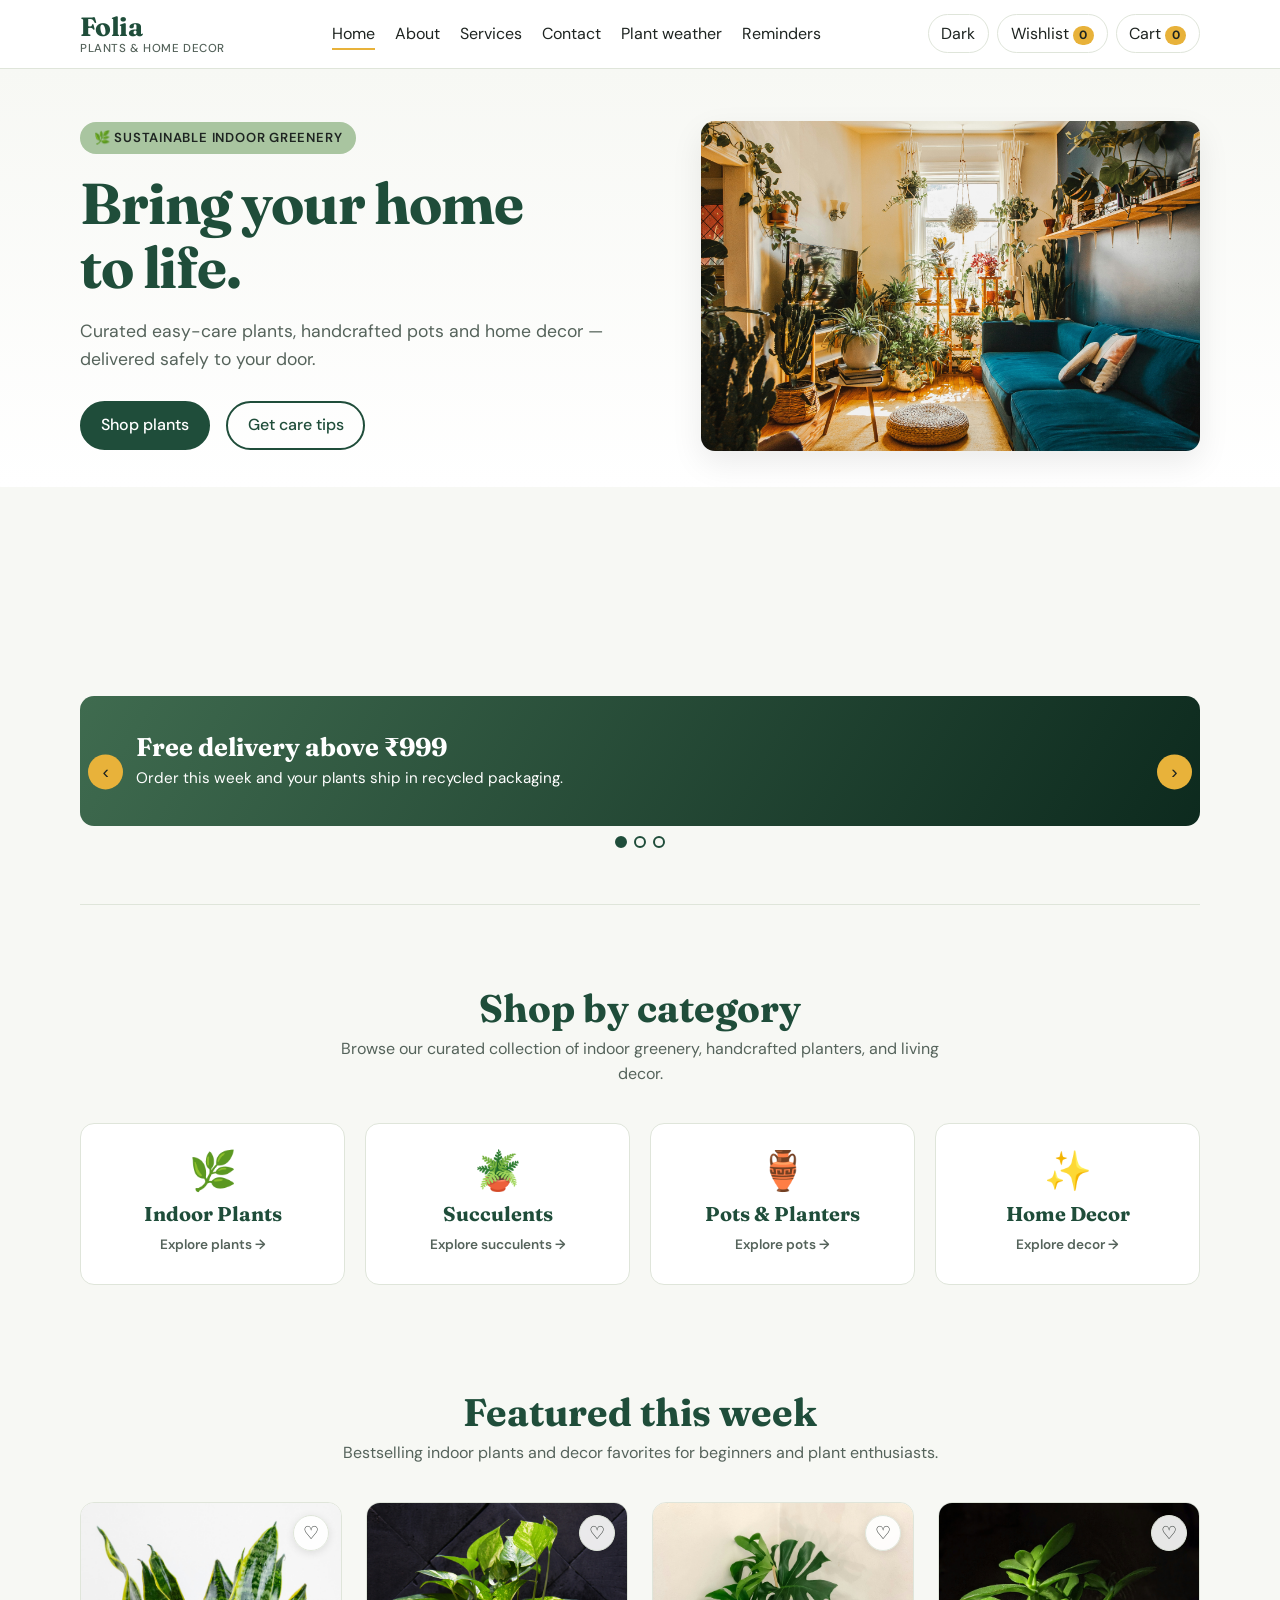
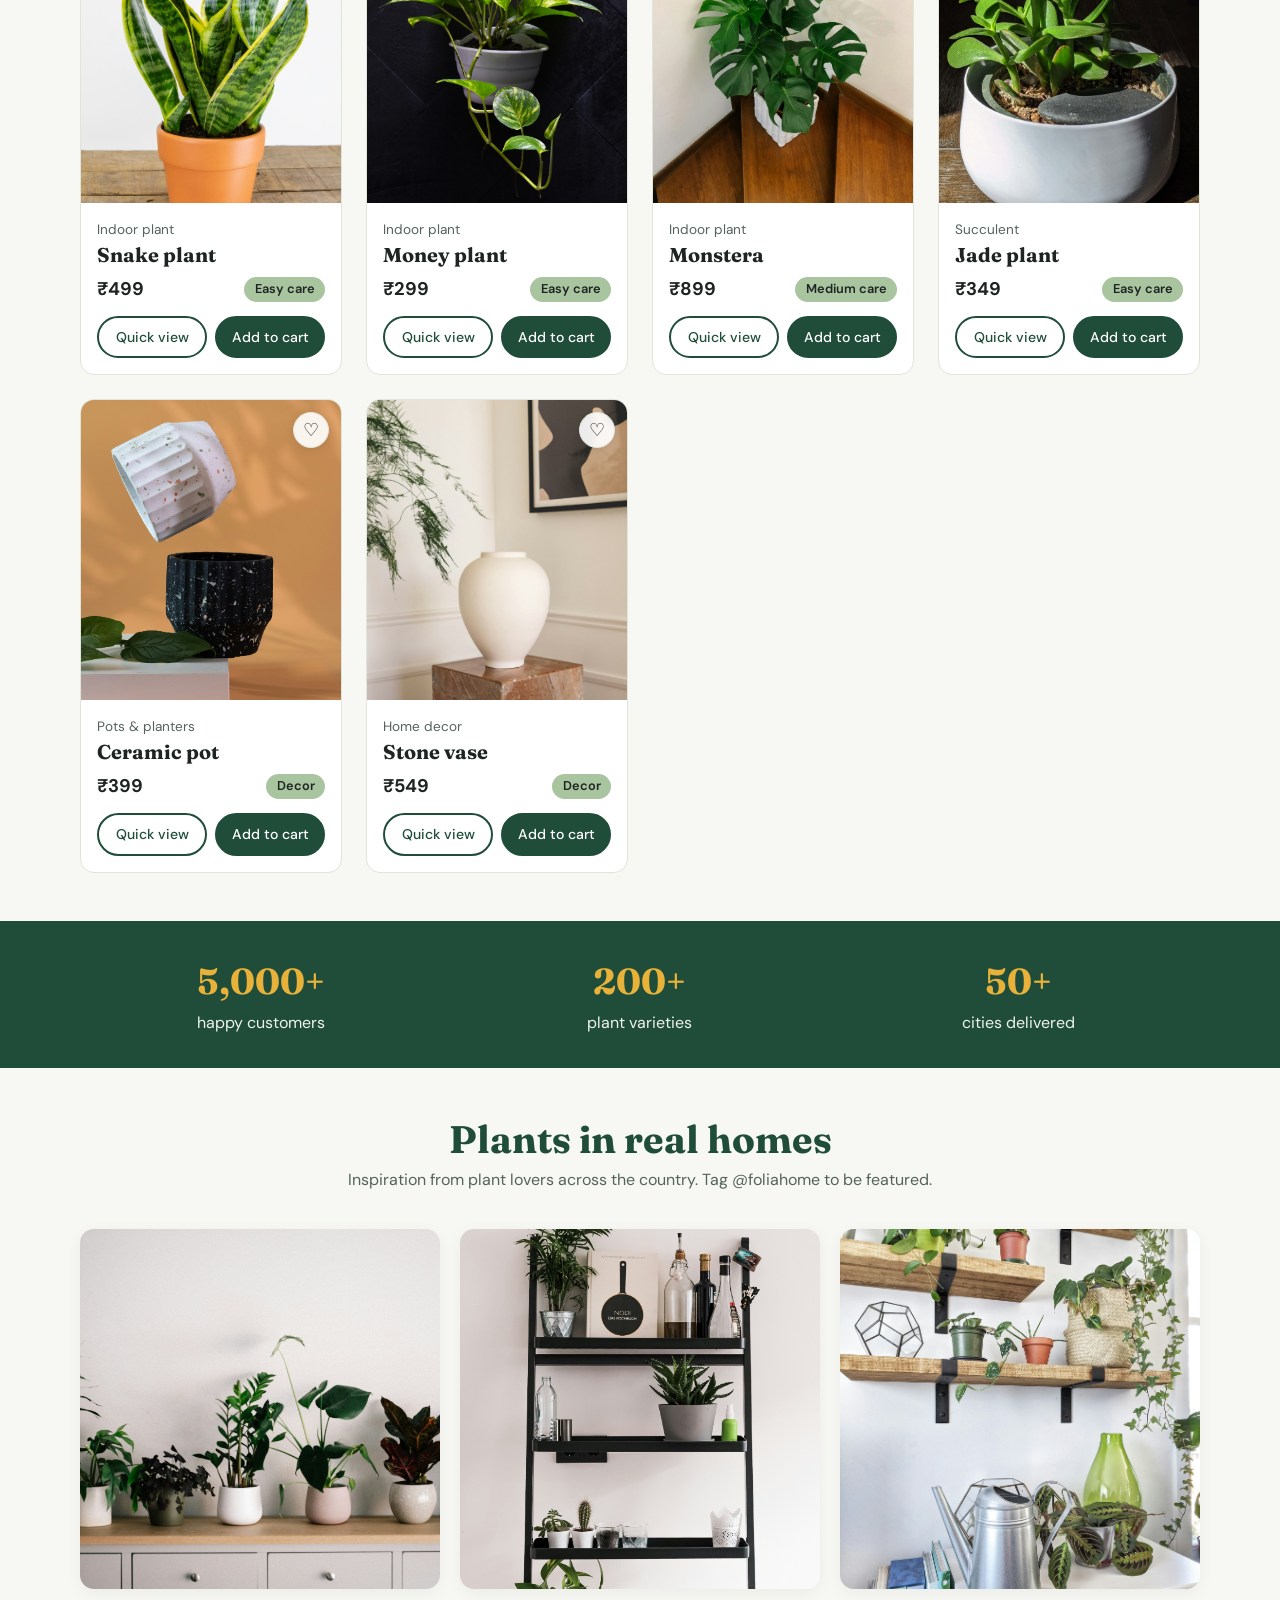
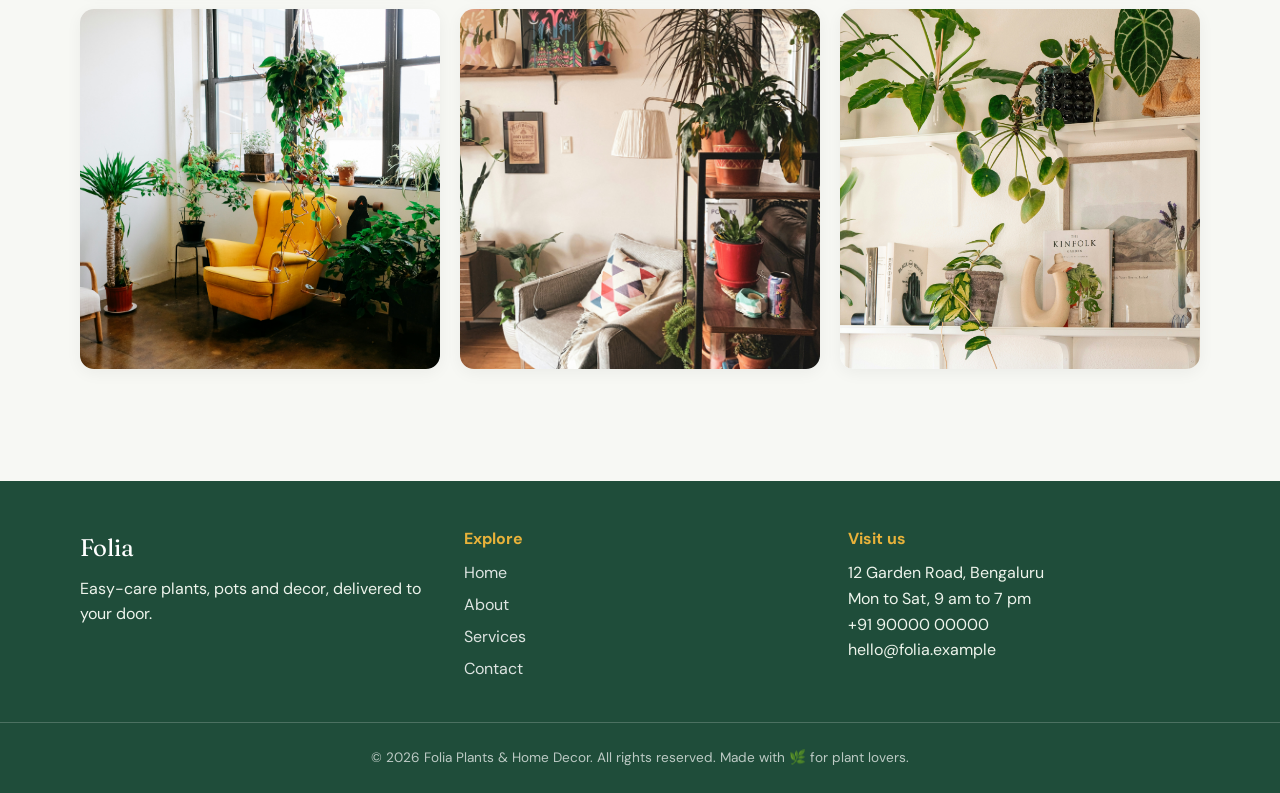
<file: index.html>
<!DOCTYPE html>
<html lang="en">
<head>
  <meta charset="UTF-8">
  <meta name="viewport" content="width=device-width, initial-scale=1">
  <title>Folia | Indoor plants &amp; home decor online</title>
  <meta name="description" content="Shop easy-care indoor plants, pots and home decor from Folia, delivered to your door.">
  <link rel="preconnect" href="https://fonts.googleapis.com">
  <link rel="preconnect" href="https://fonts.gstatic.com" crossorigin>
  <link href="https://fonts.googleapis.com/css2?family=DM+Sans:wght@400;500;700&family=Fraunces:opsz,wght@9..144,500;9..144,700&display=swap" rel="stylesheet">
  <link rel="stylesheet" href="css/base.css">
  <link rel="stylesheet" href="css/header.css">
  <link rel="stylesheet" href="css/footer.css">
  <link rel="stylesheet" href="css/components.css">
  <link rel="stylesheet" href="css/home.css">
  <meta name="author" content="Folia">
  <meta name="keywords" content="indoor plants, home decor, pots, planters, plant care, buy plants online">
  <meta name="theme-color" content="#1F4D3A">
  <meta property="og:type" content="website">
  <meta property="og:site_name" content="Folia">
  <meta property="og:title" content="Folia | Indoor plants &amp; home decor online">
  <meta property="og:description" content="Shop easy-care indoor plants, pots and home decor from Folia, delivered to your door.">
  <link rel="icon" href="data:image/svg+xml,%3Csvg xmlns='http://www.w3.org/2000/svg' viewBox='0 0 100 100'%3E%3Ctext y='.9em' font-size='90'%3E%F0%9F%8C%BF%3C/text%3E%3C/svg%3E">
</head>
<body>
<a class="skip-link" href="#main">Skip to content</a>
<header class="header">
  <div class="container header__inner">
    <a class="logo" href="index.html" aria-label="Folia home"><span class="logo__name">Folia</span><span class="logo__sub">Plants &amp; home decor</span></a>
    <nav class="nav" id="nav" aria-label="Main navigation"><ul class="nav__list"><li><a class="nav__link nav__link--active" href="index.html" aria-current="page">Home</a></li><li><a class="nav__link" href="about.html">About</a></li><li><a class="nav__link" href="services.html">Services</a></li><li><a class="nav__link" href="contact.html">Contact</a></li><li><a class="nav__link" href="weather.html">Plant weather</a></li><li><a class="nav__link" href="todo.html">Reminders</a></li></ul></nav>
    <div class="header__actions">
      <button class="icon-btn" id="theme-toggle" type="button" aria-label="Switch to dark mode">Dark</button>
      <button class="icon-btn" id="wishlist-btn" type="button" aria-label="Wishlist">Wishlist <span class="badge" id="wishlist-count">0</span></button>
      <button class="icon-btn" id="cart-btn" type="button" aria-label="Cart">Cart <span class="badge" id="cart-count">0</span></button>
      <button class="icon-btn nav-toggle" type="button" aria-expanded="false" aria-controls="nav">Menu</button>
    </div>
  </div>
</header>
<main id="main">
  <div class="hero-viewport">
    <section class="hero">
      <div class="container hero__inner">
        <div class="hero__text">
          <span class="hero__badge">🌿 Sustainable indoor greenery</span>
          <h1 class="hero__title">Bring your home <br>to life.</h1>
          <p class="hero__sub">Curated easy-care plants, handcrafted pots and home decor — delivered safely to your door.</p>
          <div class="hero__cta"><a class="btn btn--primary" href="#shop">Shop plants</a><a class="btn btn--ghost" href="services.html">Get care tips</a></div>
        </div>
        <img class="hero__art" src="assets/images/hero.jpg" alt="Indoor plants and aesthetic home decor" width="600" height="400">
      </div>
    </section>
    <section class="container slider" data-slider aria-label="Promotions">
      <div class="slider__viewport"><div class="slider__track"><div class="slide" style="--tint:#3f6b4f"><h2>Free delivery above &#8377;999</h2><p>Order this week and your plants ship in recycled packaging.</p></div><div class="slide" style="--tint:#8a6a3a"><h2>New: pot and soil bundles</h2><p>Everything for one plant, ready for your shelf.</p></div><div class="slide" style="--tint:#2b5a44"><h2>Get a plant care card free</h2><p>Light, water and troubleshooting on one page.</p></div></div></div>
      <button class="slider__btn slider__btn--prev" type="button" aria-label="Previous slide">&lsaquo;</button>
      <button class="slider__btn slider__btn--next" type="button" aria-label="Next slide">&rsaquo;</button>
      <div class="slider__dots"></div>
    </section>
  </div>

  <section class="home-categories section container" aria-labelledby="cat-title">
    <div class="section__header text-center">
      <h2 id="cat-title" class="section__title">Shop by category</h2>
      <p class="section__sub">Browse our curated collection of indoor greenery, handcrafted planters, and living decor.</p>
    </div>
    <div class="cats">
      <a class="cat-card" href="#shop">
        <span class="cat-card__icon" aria-hidden="true">🌿</span>
        <h3 class="cat-card__title">Indoor Plants</h3>
        <span class="cat-card__link">Explore plants &rarr;</span>
      </a>
      <a class="cat-card" href="#shop">
        <span class="cat-card__icon" aria-hidden="true">🪴</span>
        <h3 class="cat-card__title">Succulents</h3>
        <span class="cat-card__link">Explore succulents &rarr;</span>
      </a>
      <a class="cat-card" href="#shop">
        <span class="cat-card__icon" aria-hidden="true">🏺</span>
        <h3 class="cat-card__title">Pots &amp; Planters</h3>
        <span class="cat-card__link">Explore pots &rarr;</span>
      </a>
      <a class="cat-card" href="#shop">
        <span class="cat-card__icon" aria-hidden="true">✨</span>
        <h3 class="cat-card__title">Home Decor</h3>
        <span class="cat-card__link">Explore decor &rarr;</span>
      </a>
    </div>
  </section>

  <section class="section container" id="shop" aria-labelledby="feat-title">
    <div class="section__header text-center">
      <h2 id="feat-title" class="section__title">Featured this week</h2>
      <p class="section__sub">Bestselling indoor plants and decor favorites for beginners and plant enthusiasts.</p>
    </div>
    <div class="grid grid--3">
      <article class="product" data-id="snake-plant" data-name="Snake plant" data-price="499" data-light="Low to bright indirect light" data-water="Every 2 weeks" data-desc="Tough and forgiving, ideal for beginners.">
        <button class="product__wish" type="button" data-action="wish" aria-label="Add Snake plant to wishlist">&#9825;</button>
        <img class="product__media" src="assets/images/snake-plant.jpg" alt="Snake plant in a pot" loading="lazy" width="400" height="300">
        <div class="product__body">
          <p class="product__cat">Indoor plant</p>
          <h3 class="product__name">Snake plant</h3>
          <div class="product__meta"><span class="product__price">&#8377;499</span><span class="tag">Easy care</span></div>
          <div class="product__actions">
            <button class="btn btn--ghost" type="button" data-action="view">Quick view</button>
            <button class="btn btn--primary" type="button" data-action="cart">Add to cart</button>
          </div>
        </div>
      </article>
      <article class="product" data-id="money-plant" data-name="Money plant" data-price="299" data-light="Bright indirect light" data-water="Once a week" data-desc="Fast-growing vine that also grows in water.">
        <button class="product__wish" type="button" data-action="wish" aria-label="Add Money plant to wishlist">&#9825;</button>
        <img class="product__media" src="assets/images/money-plant.jpg" alt="Money plant in a pot" loading="lazy" width="400" height="300">
        <div class="product__body">
          <p class="product__cat">Indoor plant</p>
          <h3 class="product__name">Money plant</h3>
          <div class="product__meta"><span class="product__price">&#8377;299</span><span class="tag">Easy care</span></div>
          <div class="product__actions">
            <button class="btn btn--ghost" type="button" data-action="view">Quick view</button>
            <button class="btn btn--primary" type="button" data-action="cart">Add to cart</button>
          </div>
        </div>
      </article>
      <article class="product" data-id="monstera" data-name="Monstera" data-price="899" data-light="Bright indirect light" data-water="Once a week" data-desc="Bold split leaves for a statement corner.">
        <button class="product__wish" type="button" data-action="wish" aria-label="Add Monstera to wishlist">&#9825;</button>
        <img class="product__media" src="assets/images/monstera.jpg" alt="Monstera plant with split leaves" loading="lazy" width="400" height="300">
        <div class="product__body">
          <p class="product__cat">Indoor plant</p>
          <h3 class="product__name">Monstera</h3>
          <div class="product__meta"><span class="product__price">&#8377;899</span><span class="tag">Medium care</span></div>
          <div class="product__actions">
            <button class="btn btn--ghost" type="button" data-action="view">Quick view</button>
            <button class="btn btn--primary" type="button" data-action="cart">Add to cart</button>
          </div>
        </div>
      </article>
      <article class="product" data-id="jade-plant" data-name="Jade plant" data-price="349" data-light="Bright light, some direct sun" data-water="Every 2 weeks" data-desc="A compact succulent that stores water in its leaves.">
        <button class="product__wish" type="button" data-action="wish" aria-label="Add Jade plant to wishlist">&#9825;</button>
        <img class="product__media" src="assets/images/jade-plant.jpg" alt="Jade plant succulent" loading="lazy" width="400" height="300">
        <div class="product__body">
          <p class="product__cat">Succulent</p>
          <h3 class="product__name">Jade plant</h3>
          <div class="product__meta"><span class="product__price">&#8377;349</span><span class="tag">Easy care</span></div>
          <div class="product__actions">
            <button class="btn btn--ghost" type="button" data-action="view">Quick view</button>
            <button class="btn btn--primary" type="button" data-action="cart">Add to cart</button>
          </div>
        </div>
      </article>
      <article class="product" data-id="ceramic-pot" data-name="Ceramic pot" data-price="399" data-light="Not needed" data-water="Not needed" data-desc="Glazed ceramic pot with a drainage hole.">
        <button class="product__wish" type="button" data-action="wish" aria-label="Add Ceramic pot to wishlist">&#9825;</button>
        <img class="product__media" src="assets/images/ceramic-pot.jpg" alt="Glazed ceramic pot" loading="lazy" width="400" height="300">
        <div class="product__body">
          <p class="product__cat">Pots &amp; planters</p>
          <h3 class="product__name">Ceramic pot</h3>
          <div class="product__meta"><span class="product__price">&#8377;399</span><span class="tag">Decor</span></div>
          <div class="product__actions">
            <button class="btn btn--ghost" type="button" data-action="view">Quick view</button>
            <button class="btn btn--primary" type="button" data-action="cart">Add to cart</button>
          </div>
        </div>
      </article>
      <article class="product" data-id="stone-vase" data-name="Stone vase" data-price="549" data-light="Not needed" data-water="Not needed" data-desc="Hand-finished stone vase for dried stems or flowers.">
        <button class="product__wish" type="button" data-action="wish" aria-label="Add Stone vase to wishlist">&#9825;</button>
        <img class="product__media" src="assets/images/stone-vase.jpg" alt="Hand-finished stone vase" loading="lazy" width="400" height="300">
        <div class="product__body">
          <p class="product__cat">Home decor</p>
          <h3 class="product__name">Stone vase</h3>
          <div class="product__meta"><span class="product__price">&#8377;549</span><span class="tag">Decor</span></div>
          <div class="product__actions">
            <button class="btn btn--ghost" type="button" data-action="view">Quick view</button>
            <button class="btn btn--primary" type="button" data-action="cart">Add to cart</button>
          </div>
        </div>
      </article>
    </div>
  </section>
  <section class="band"><div class="container">
    <ul class="stats">
      <li><span class="stats__num" data-count="5000">5,000+</span> happy customers</li>
      <li><span class="stats__num" data-count="200">200+</span> plant varieties</li>
      <li><span class="stats__num" data-count="50">50+</span> cities delivered</li>
    </ul>
  </div></section>
  <section class="section container" aria-labelledby="gal-title">
    <div class="section__header text-center">
      <h2 id="gal-title" class="section__title">Plants in real homes</h2>
      <p class="section__sub">Inspiration from plant lovers across the country. Tag @foliahome to be featured.</p>
    </div>
    <div class="gallery">
      <figure class="gallery__item"><img src="assets/images/gallery-1.jpg" alt="Plant in stylish room" loading="lazy" width="400" height="400"></figure>
      <figure class="gallery__item"><img src="assets/images/gallery-2.jpg" alt="Ceramic pot on wooden surface" loading="lazy" width="400" height="400"></figure>
      <figure class="gallery__item"><img src="assets/images/gallery-3.jpg" alt="Green indoor foliage" loading="lazy" width="400" height="400"></figure>
      <figure class="gallery__item"><img src="assets/images/gallery-4.jpg" alt="Potted plant decor" loading="lazy" width="400" height="400"></figure>
      <figure class="gallery__item"><img src="assets/images/gallery-5.jpg" alt="Monstera plant in home" loading="lazy" width="400" height="400"></figure>
      <figure class="gallery__item"><img src="assets/images/gallery-6.jpg" alt="Sunlit plants collection" loading="lazy" width="400" height="400"></figure>
    </div>
  </section>
</main>
<footer class="footer">
  <div class="container footer__grid">
    <div><p class="footer__brand">Folia</p><p>Easy-care plants, pots and decor, delivered to your door.</p></div>
    <div><h2 class="footer__title">Explore</h2><ul class="footer__list"><li><a href="index.html">Home</a></li><li><a href="about.html">About</a></li><li><a href="services.html">Services</a></li><li><a href="contact.html">Contact</a></li></ul></div>
    <div><h2 class="footer__title">Visit us</h2><p>12 Garden Road, Bengaluru<br>Mon to Sat, 9 am to 7 pm<br>+91 90000 00000<br>hello@folia.example</p></div>
  </div>
  <p class="footer__copy">&copy; 2026 Folia Plants &amp; Home Decor. All rights reserved. Made with 🌿 for plant lovers.</p>
</footer>
<button class="back-top" id="back-top" type="button" aria-label="Back to top" hidden>&uarr;</button>
<dialog id="quick-dialog" aria-labelledby="q-title"><div class="dialog__box"><button class="dialog__close" type="button" data-close aria-label="Close">&times;</button>
  <h2 id="q-title"></h2><p id="q-desc"></p>
  <ul class="facts"><li>Price: <strong id="q-price"></strong></li><li>Light: <span id="q-light"></span></li><li>Water: <span id="q-water"></span></li></ul>
  <button class="btn btn--primary" id="q-add" type="button">Add to cart</button></div></dialog>
<dialog id="panel-dialog" aria-labelledby="panel-title"><div class="dialog__box"><button class="dialog__close" type="button" data-close aria-label="Close">&times;</button>
  <h2 id="panel-title"></h2><ul class="list" id="panel-list"></ul>
  <a class="btn btn--primary" id="panel-cta" href="contact.html#plants">Send enquiry</a></div></dialog>
<script type="module" src="js/main.js"></script>
</body>
</html>
</file>
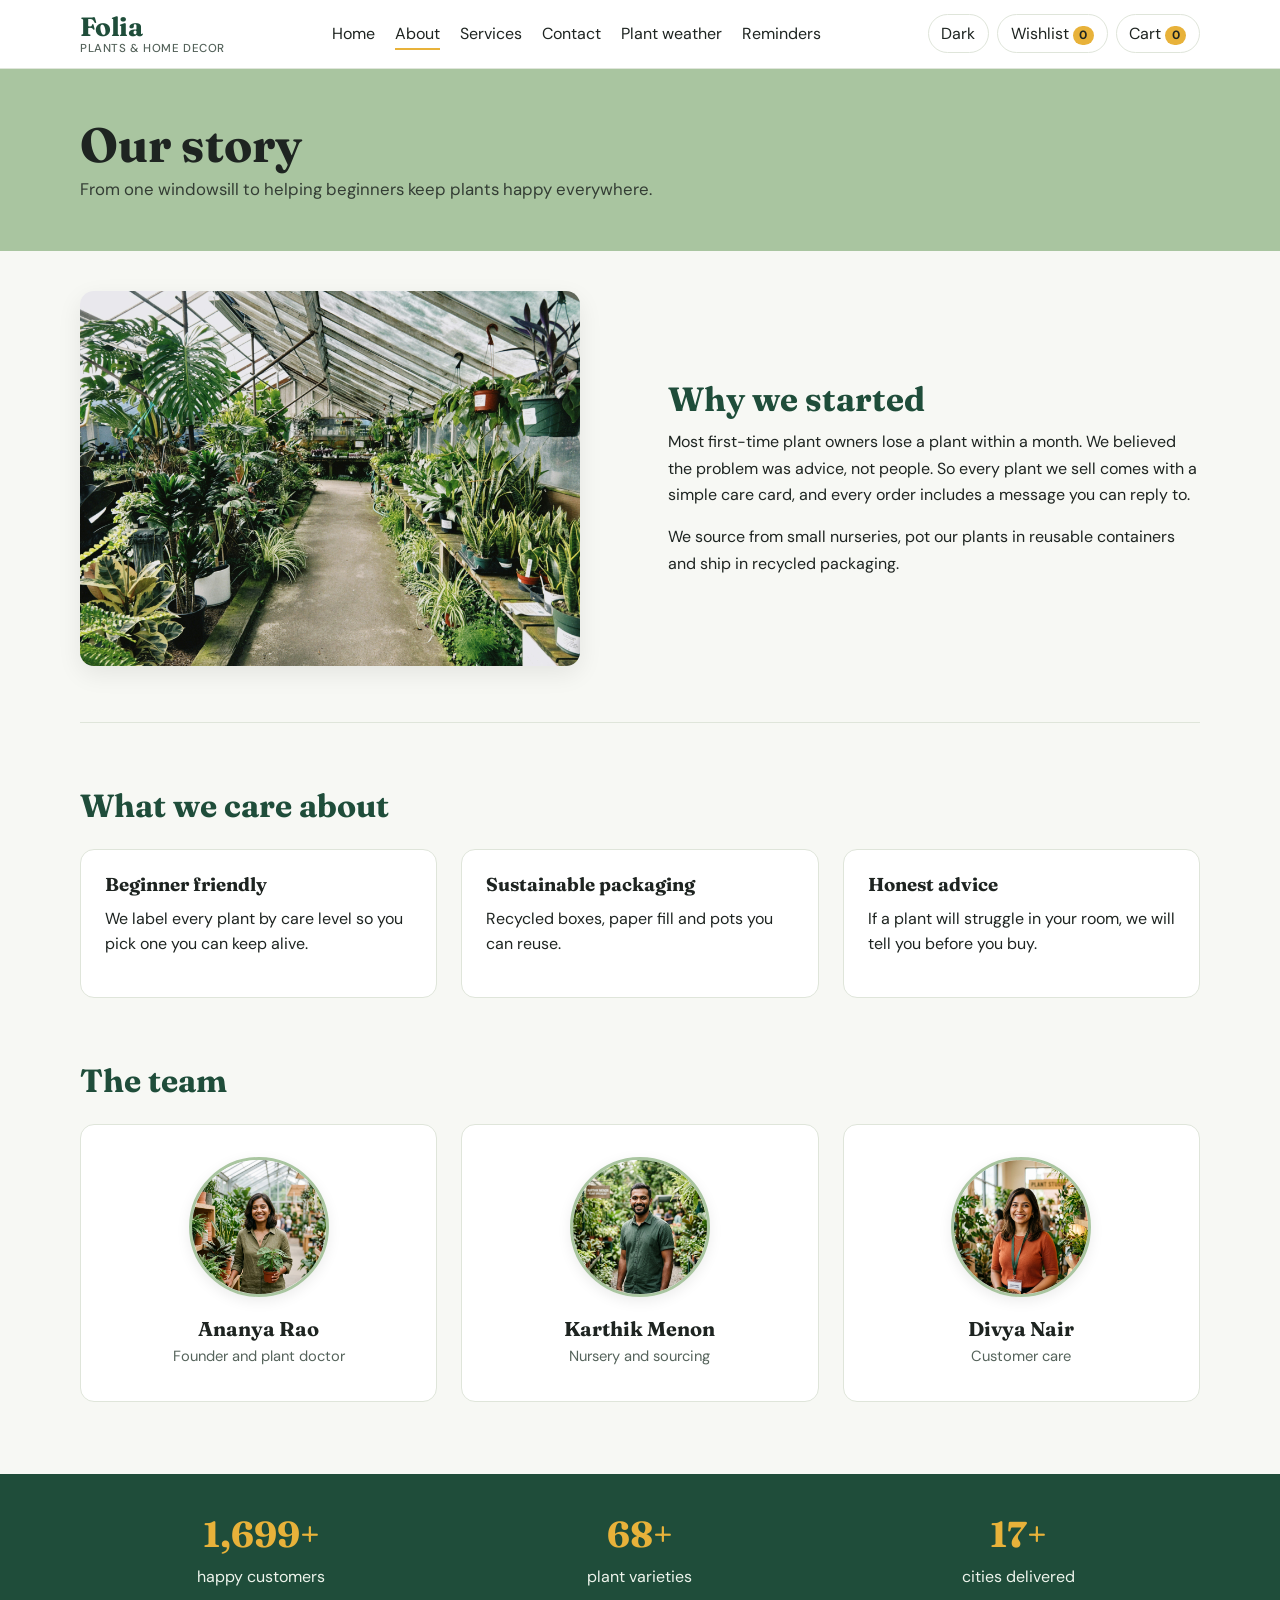
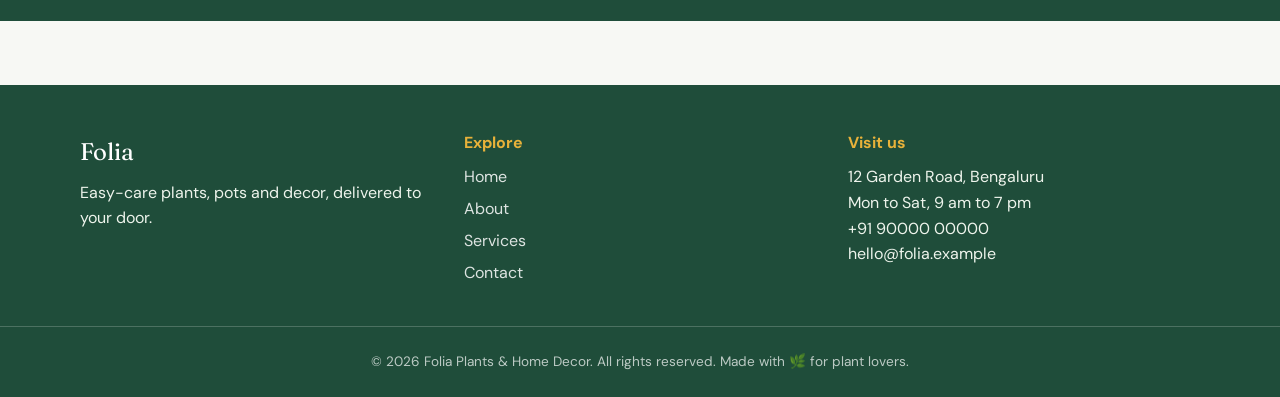
<file: about.html>
<!DOCTYPE html>
<html lang="en">
<head>
  <meta charset="UTF-8">
  <meta name="viewport" content="width=device-width, initial-scale=1">
  <title>About Folia | Our story</title>
  <meta name="description" content="Folia started with one windowsill and a wish to make plants easy for everyone.">
  <link rel="preconnect" href="https://fonts.googleapis.com">
  <link rel="preconnect" href="https://fonts.gstatic.com" crossorigin>
  <link href="https://fonts.googleapis.com/css2?family=DM+Sans:wght@400;500;700&family=Fraunces:opsz,wght@9..144,500;9..144,700&display=swap" rel="stylesheet">
  <link rel="stylesheet" href="css/base.css">
  <link rel="stylesheet" href="css/header.css">
  <link rel="stylesheet" href="css/footer.css">
  <link rel="stylesheet" href="css/components.css">
  <link rel="stylesheet" href="css/about.css">
  <meta name="author" content="Folia">
  <meta name="keywords" content="indoor plants, home decor, pots, planters, plant care, buy plants online">
  <meta name="theme-color" content="#1F4D3A">
  <meta property="og:type" content="website">
  <meta property="og:site_name" content="Folia">
  <meta property="og:title" content="About Folia | Our story">
  <meta property="og:description" content="Folia started with one windowsill and a wish to make plants easy for everyone.">
  <link rel="icon" href="data:image/svg+xml,%3Csvg xmlns='http://www.w3.org/2000/svg' viewBox='0 0 100 100'%3E%3Ctext y='.9em' font-size='90'%3E%F0%9F%8C%BF%3C/text%3E%3C/svg%3E">
</head>
<body>
<a class="skip-link" href="#main">Skip to content</a>
<header class="header">
  <div class="container header__inner">
    <a class="logo" href="index.html" aria-label="Folia home"><span class="logo__name">Folia</span><span class="logo__sub">Plants &amp; home decor</span></a>
    <nav class="nav" id="nav" aria-label="Main navigation"><ul class="nav__list"><li><a class="nav__link" href="index.html">Home</a></li><li><a class="nav__link nav__link--active" href="about.html" aria-current="page">About</a></li><li><a class="nav__link" href="services.html">Services</a></li><li><a class="nav__link" href="contact.html">Contact</a></li><li><a class="nav__link" href="weather.html">Plant weather</a></li><li><a class="nav__link" href="todo.html">Reminders</a></li></ul></nav>
    <div class="header__actions">
      <button class="icon-btn" id="theme-toggle" type="button" aria-label="Switch to dark mode">Dark</button>
      <button class="icon-btn" id="wishlist-btn" type="button" aria-label="Wishlist">Wishlist <span class="badge" id="wishlist-count">0</span></button>
      <button class="icon-btn" id="cart-btn" type="button" aria-label="Cart">Cart <span class="badge" id="cart-count">0</span></button>
      <button class="icon-btn nav-toggle" type="button" aria-expanded="false" aria-controls="nav">Menu</button>
    </div>
  </div>
</header>
<main id="main">
  <section class="page-hero"><div class="container"><h1>Our story</h1><p>From one windowsill to helping beginners keep plants happy everywhere.</p></div></section>
  <section class="about-split-section container split">
    <img class="split__media" src="assets/images/about-story.jpg" alt="Folia plant nursery story" width="600" height="400">
    <div><h2 class="section__title">Why we started</h2>
    <p>Most first-time plant owners lose a plant within a month. We believed the problem was advice, not people. So every plant we sell comes with a simple care card, and every order includes a message you can reply to.</p>
    <p>We source from small nurseries, pot our plants in reusable containers and ship in recycled packaging.</p></div>
  </section>
  <section class="about-values-section container" aria-labelledby="val-title">
    <h2 id="val-title" class="section__title">What we care about</h2>
    <div class="grid grid--3">
      <article class="panel"><h3>Beginner friendly</h3><p>We label every plant by care level so you pick one you can keep alive.</p></article>
      <article class="panel"><h3>Sustainable packaging</h3><p>Recycled boxes, paper fill and pots you can reuse.</p></article>
      <article class="panel"><h3>Honest advice</h3><p>If a plant will struggle in your room, we will tell you before you buy.</p></article>
    </div>
  </section>
  <section class="about-team-section container" aria-labelledby="team-title">
    <h2 id="team-title" class="section__title">The team</h2>
    <div class="grid grid--3">
      <article class="person">
        <img class="person__photo" src="assets/images/ananya-rao.jpg" alt="Ananya Rao - Founder and plant doctor" loading="lazy" width="180" height="180">
        <h3>Ananya Rao</h3>
        <p>Founder and plant doctor</p>
      </article>
      <article class="person">
        <img class="person__photo" src="assets/images/karthik-menon.jpg" alt="Karthik Menon - Nursery and sourcing" loading="lazy" width="180" height="180">
        <h3>Karthik Menon</h3>
        <p>Nursery and sourcing</p>
      </article>
      <article class="person">
        <img class="person__photo" src="assets/images/divya-nair.jpg" alt="Divya Nair - Customer care" loading="lazy" width="180" height="180">
        <h3>Divya Nair</h3>
        <p>Customer care</p>
      </article>
    </div>
  </section>
  <section class="band"><div class="container">
    <ul class="stats">
      <li><span class="stats__num" data-count="5000">5,000+</span> happy customers</li>
      <li><span class="stats__num" data-count="200">200+</span> plant varieties</li>
      <li><span class="stats__num" data-count="50">50+</span> cities delivered</li>
    </ul>
  </div></section>
</main>
<footer class="footer">
  <div class="container footer__grid">
    <div><p class="footer__brand">Folia</p><p>Easy-care plants, pots and decor, delivered to your door.</p></div>
    <div><h2 class="footer__title">Explore</h2><ul class="footer__list"><li><a href="index.html">Home</a></li><li><a href="about.html">About</a></li><li><a href="services.html">Services</a></li><li><a href="contact.html">Contact</a></li></ul></div>
    <div><h2 class="footer__title">Visit us</h2><p>12 Garden Road, Bengaluru<br>Mon to Sat, 9 am to 7 pm<br>+91 90000 00000<br>hello@folia.example</p></div>
  </div>
  <p class="footer__copy">&copy; 2026 Folia Plants &amp; Home Decor. All rights reserved. Made with 🌿 for plant lovers.</p>
</footer>
<button class="back-top" id="back-top" type="button" aria-label="Back to top" hidden>&uarr;</button>
<dialog id="quick-dialog" aria-labelledby="q-title"><div class="dialog__box"><button class="dialog__close" type="button" data-close aria-label="Close">&times;</button>
  <h2 id="q-title"></h2><p id="q-desc"></p>
  <ul class="facts"><li>Price: <strong id="q-price"></strong></li><li>Light: <span id="q-light"></span></li><li>Water: <span id="q-water"></span></li></ul>
  <button class="btn btn--primary" id="q-add" type="button">Add to cart</button></div></dialog>
<dialog id="panel-dialog" aria-labelledby="panel-title"><div class="dialog__box"><button class="dialog__close" type="button" data-close aria-label="Close">&times;</button>
  <h2 id="panel-title"></h2><ul class="list" id="panel-list"></ul>
  <a class="btn btn--primary" id="panel-cta" href="contact.html#plants">Send enquiry</a></div></dialog>
<script type="module" src="js/main.js"></script>
</body>
</html>
</file>
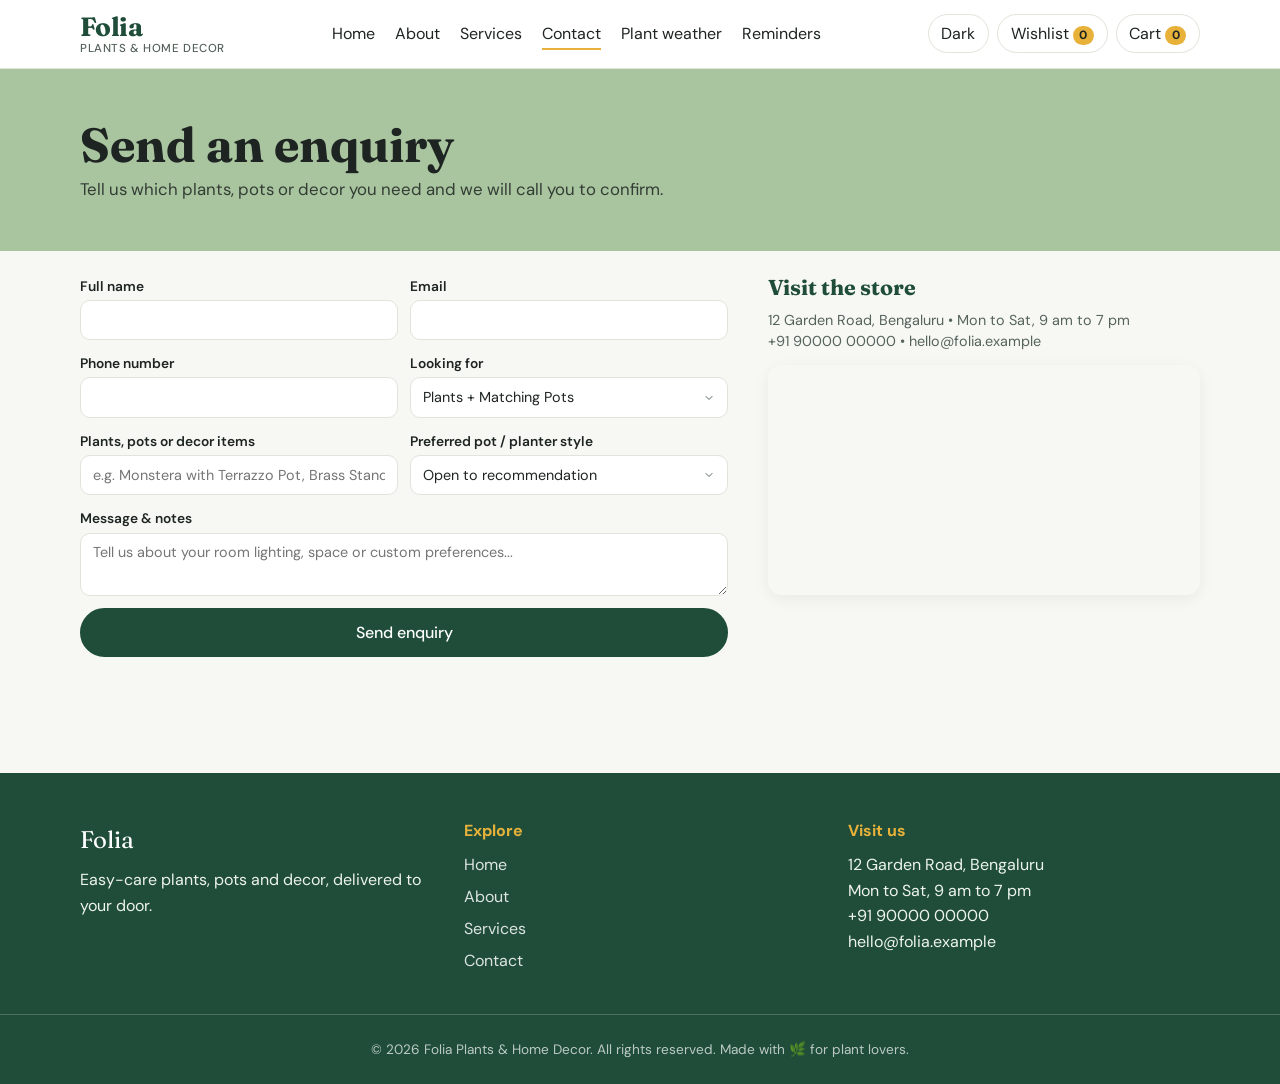
<file: contact.html>
<!DOCTYPE html>
<html lang="en">
<head>
  <meta charset="UTF-8">
  <meta name="viewport" content="width=device-width, initial-scale=1">
  <title>Contact Folia | Send an enquiry</title>
  <meta name="description" content="Ask about a plant, place an enquiry or visit the Folia store.">
  <link rel="preconnect" href="https://fonts.googleapis.com">
  <link rel="preconnect" href="https://fonts.gstatic.com" crossorigin>
  <link href="https://fonts.googleapis.com/css2?family=DM+Sans:wght@400;500;700&family=Fraunces:opsz,wght@9..144,500;9..144,700&display=swap" rel="stylesheet">
  <link rel="stylesheet" href="css/base.css">
  <link rel="stylesheet" href="css/header.css">
  <link rel="stylesheet" href="css/footer.css">
  <link rel="stylesheet" href="css/components.css">
  <link rel="stylesheet" href="css/contact.css">
  <meta name="author" content="Folia">
  <meta name="keywords" content="indoor plants, home decor, pots, planters, plant care, buy plants online">
  <meta name="theme-color" content="#1F4D3A">
  <meta property="og:type" content="website">
  <meta property="og:site_name" content="Folia">
  <meta property="og:title" content="Contact Folia | Send an enquiry">
  <meta property="og:description" content="Ask about a plant, place an enquiry or visit the Folia store.">
  <link rel="icon" href="data:image/svg+xml,%3Csvg xmlns='http://www.w3.org/2000/svg' viewBox='0 0 100 100'%3E%3Ctext y='.9em' font-size='90'%3E%F0%9F%8C%BF%3C/text%3E%3C/svg%3E">
</head>
<body>
<a class="skip-link" href="#main">Skip to content</a>
<header class="header">
  <div class="container header__inner">
    <a class="logo" href="index.html" aria-label="Folia home"><span class="logo__name">Folia</span><span class="logo__sub">Plants &amp; home decor</span></a>
    <nav class="nav" id="nav" aria-label="Main navigation"><ul class="nav__list"><li><a class="nav__link" href="index.html">Home</a></li><li><a class="nav__link" href="about.html">About</a></li><li><a class="nav__link" href="services.html">Services</a></li><li><a class="nav__link nav__link--active" href="contact.html" aria-current="page">Contact</a></li><li><a class="nav__link" href="weather.html">Plant weather</a></li><li><a class="nav__link" href="todo.html">Reminders</a></li></ul></nav>
    <div class="header__actions">
      <button class="icon-btn" id="theme-toggle" type="button" aria-label="Switch to dark mode">Dark</button>
      <button class="icon-btn" id="wishlist-btn" type="button" aria-label="Wishlist">Wishlist <span class="badge" id="wishlist-count">0</span></button>
      <button class="icon-btn" id="cart-btn" type="button" aria-label="Cart">Cart <span class="badge" id="cart-count">0</span></button>
      <button class="icon-btn nav-toggle" type="button" aria-expanded="false" aria-controls="nav">Menu</button>
    </div>
  </div>
</header>
<main id="main">
  <section class="page-hero"><div class="container"><h1>Send an enquiry</h1><p>Tell us which plants, pots or decor you need and we will call you to confirm.</p></div></section>
  <section class="contact-section container contact">
    <form class="form" action="#" method="post" novalidate>
      <div class="form-row">
        <div class="field"><label for="name">Full name</label><input id="name" name="name" type="text" autocomplete="name" required><p class="field__error" aria-live="polite"></p></div>
        <div class="field"><label for="email">Email</label><input id="email" name="email" type="email" autocomplete="email" required><p class="field__error" aria-live="polite"></p></div>
      </div>
      <div class="form-row">
        <div class="field"><label for="phone">Phone number</label><input id="phone" name="phone" type="tel" autocomplete="tel" required><p class="field__error" aria-live="polite"></p></div>
        <div class="field">
          <label for="category">Looking for</label>
          <select id="category" name="category">
            <option value="plants-pots">Plants + Matching Pots</option>
            <option value="plants-only">Plants only</option>
            <option value="pots-only">Ceramic &amp; Terracotta Pots</option>
            <option value="decor">Home Decor (Stands, Macrame, Misters)</option>
            <option value="custom">Full Room / Balcony Styling</option>
          </select>
        </div>
      </div>
      <div class="form-row">
        <div class="field"><label for="plants">Plants, pots or decor items</label><input id="plants" name="plants" type="text" placeholder="e.g. Monstera with Terrazzo Pot, Brass Stand"></div>
        <div class="field">
          <label for="pot-finish">Preferred pot / planter style</label>
          <select id="pot-finish" name="pot_finish">
            <option value="any">Open to recommendation</option>
            <option value="ceramic">Glazed Ceramic Pot</option>
            <option value="terracotta">Classic Clay Terracotta</option>
            <option value="metal">Metal / Brass Planter Stand</option>
            <option value="macrame">Macrame Hanging Planter</option>
            <option value="none">No pot (Nursery pot only)</option>
          </select>
        </div>
      </div>
      <div class="field"><label for="message">Message &amp; notes</label><textarea id="message" name="message" rows="2" placeholder="Tell us about your room lighting, space or custom preferences..."></textarea></div>
      <button class="btn btn--primary" type="submit">Send enquiry</button>
    </form>
    <aside class="contact__info">
      <h2>Visit the store</h2>
      <p class="contact__meta">12 Garden Road, Bengaluru &bull; Mon to Sat, 9 am to 7 pm<br>+91 90000 00000 &bull; hello@folia.example</p>
      <iframe class="map" title="Folia store location map" loading="lazy" src="https://www.google.com/maps?q=Bengaluru&amp;output=embed"></iframe>
    </aside>
  </section>
</main>
<footer class="footer">
  <div class="container footer__grid">
    <div><p class="footer__brand">Folia</p><p>Easy-care plants, pots and decor, delivered to your door.</p></div>
    <div><h2 class="footer__title">Explore</h2><ul class="footer__list"><li><a href="index.html">Home</a></li><li><a href="about.html">About</a></li><li><a href="services.html">Services</a></li><li><a href="contact.html">Contact</a></li></ul></div>
    <div><h2 class="footer__title">Visit us</h2><p>12 Garden Road, Bengaluru<br>Mon to Sat, 9 am to 7 pm<br>+91 90000 00000<br>hello@folia.example</p></div>
  </div>
  <p class="footer__copy">&copy; 2026 Folia Plants &amp; Home Decor. All rights reserved. Made with 🌿 for plant lovers.</p>
</footer>
<button class="back-top" id="back-top" type="button" aria-label="Back to top" hidden>&uarr;</button>
<dialog id="quick-dialog" aria-labelledby="q-title"><div class="dialog__box"><button class="dialog__close" type="button" data-close aria-label="Close">&times;</button>
  <h2 id="q-title"></h2><p id="q-desc"></p>
  <ul class="facts"><li>Price: <strong id="q-price"></strong></li><li>Light: <span id="q-light"></span></li><li>Water: <span id="q-water"></span></li></ul>
  <button class="btn btn--primary" id="q-add" type="button">Add to cart</button></div></dialog>
<dialog id="panel-dialog" aria-labelledby="panel-title"><div class="dialog__box"><button class="dialog__close" type="button" data-close aria-label="Close">&times;</button>
  <h2 id="panel-title"></h2><ul class="list" id="panel-list"></ul>
  <a class="btn btn--primary" id="panel-cta" href="contact.html#plants">Send enquiry</a></div></dialog>
<script type="module" src="js/main.js"></script>
</body>
</html>
</file>
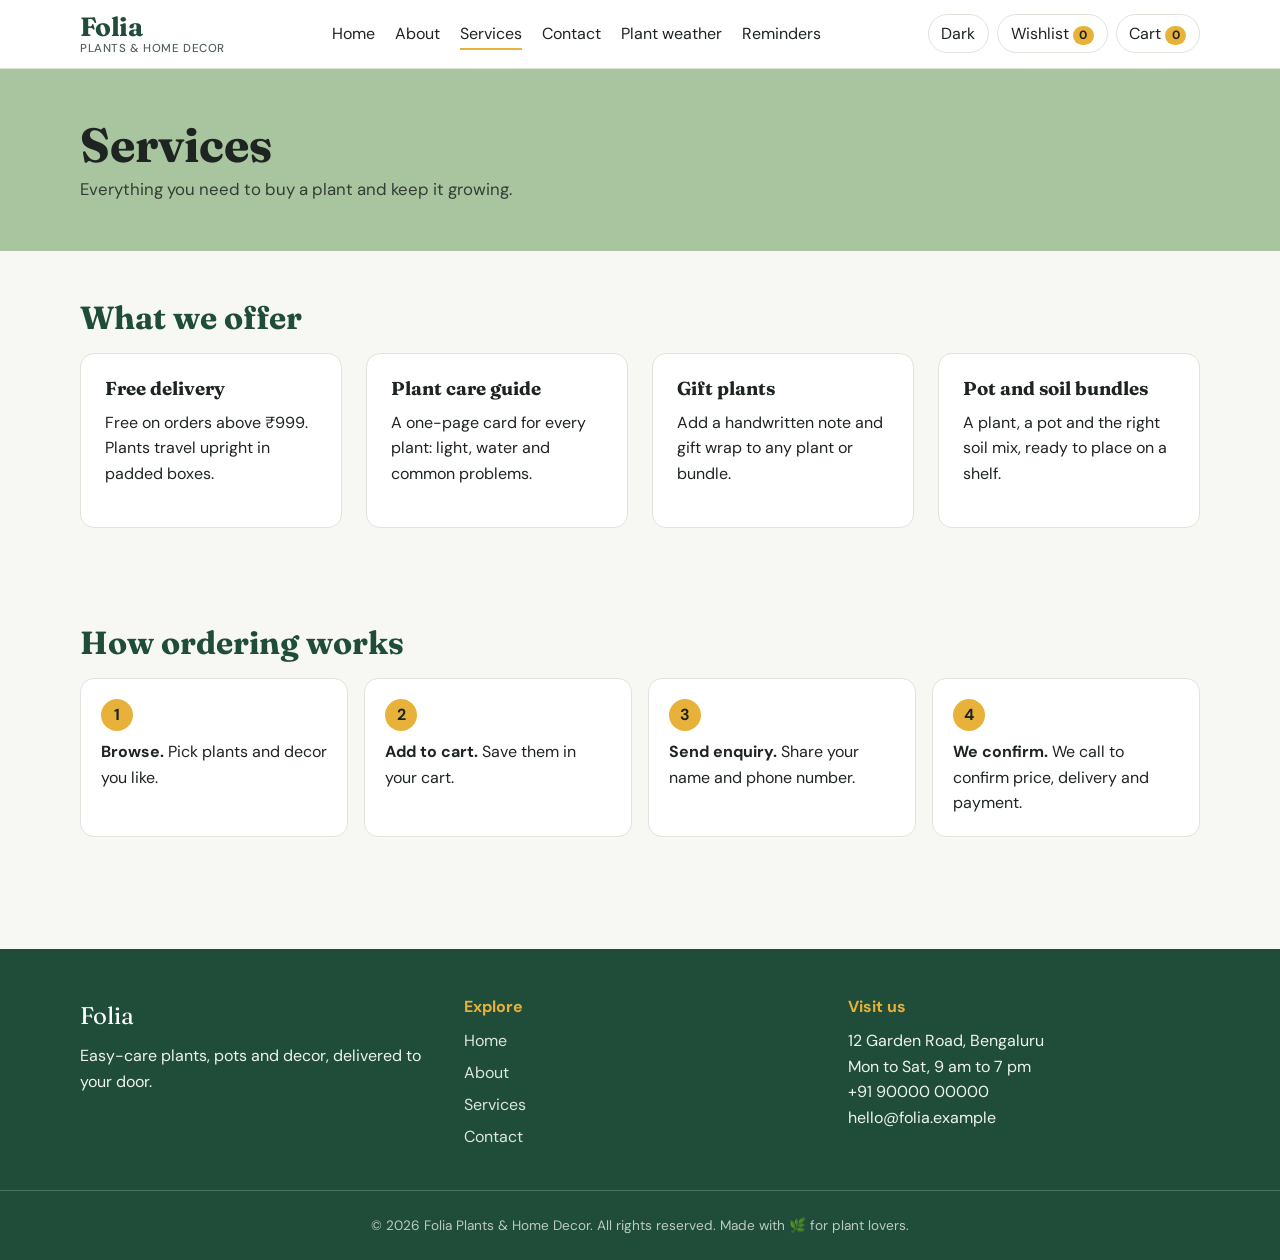
<file: services.html>
<!DOCTYPE html>
<html lang="en">
<head>
  <meta charset="UTF-8">
  <meta name="viewport" content="width=device-width, initial-scale=1">
  <title>Services | Folia</title>
  <meta name="description" content="Free delivery, plant care guides, gift plants and pot and soil bundles from Folia.">
  <link rel="preconnect" href="https://fonts.googleapis.com">
  <link rel="preconnect" href="https://fonts.gstatic.com" crossorigin>
  <link href="https://fonts.googleapis.com/css2?family=DM+Sans:wght@400;500;700&family=Fraunces:opsz,wght@9..144,500;9..144,700&display=swap" rel="stylesheet">
  <link rel="stylesheet" href="css/base.css">
  <link rel="stylesheet" href="css/header.css">
  <link rel="stylesheet" href="css/footer.css">
  <link rel="stylesheet" href="css/components.css">
  <link rel="stylesheet" href="css/services.css">
  <meta name="author" content="Folia">
  <meta name="keywords" content="indoor plants, home decor, pots, planters, plant care, buy plants online">
  <meta name="theme-color" content="#1F4D3A">
  <meta property="og:type" content="website">
  <meta property="og:site_name" content="Folia">
  <meta property="og:title" content="Services | Folia">
  <meta property="og:description" content="Free delivery, plant care guides, gift plants and pot and soil bundles from Folia.">
  <link rel="icon" href="data:image/svg+xml,%3Csvg xmlns='http://www.w3.org/2000/svg' viewBox='0 0 100 100'%3E%3Ctext y='.9em' font-size='90'%3E%F0%9F%8C%BF%3C/text%3E%3C/svg%3E">
</head>
<body>
<a class="skip-link" href="#main">Skip to content</a>
<header class="header">
  <div class="container header__inner">
    <a class="logo" href="index.html" aria-label="Folia home"><span class="logo__name">Folia</span><span class="logo__sub">Plants &amp; home decor</span></a>
    <nav class="nav" id="nav" aria-label="Main navigation"><ul class="nav__list"><li><a class="nav__link" href="index.html">Home</a></li><li><a class="nav__link" href="about.html">About</a></li><li><a class="nav__link nav__link--active" href="services.html" aria-current="page">Services</a></li><li><a class="nav__link" href="contact.html">Contact</a></li><li><a class="nav__link" href="weather.html">Plant weather</a></li><li><a class="nav__link" href="todo.html">Reminders</a></li></ul></nav>
    <div class="header__actions">
      <button class="icon-btn" id="theme-toggle" type="button" aria-label="Switch to dark mode">Dark</button>
      <button class="icon-btn" id="wishlist-btn" type="button" aria-label="Wishlist">Wishlist <span class="badge" id="wishlist-count">0</span></button>
      <button class="icon-btn" id="cart-btn" type="button" aria-label="Cart">Cart <span class="badge" id="cart-count">0</span></button>
      <button class="icon-btn nav-toggle" type="button" aria-expanded="false" aria-controls="nav">Menu</button>
    </div>
  </div>
</header>
<main id="main">
  <section class="page-hero"><div class="container"><h1>Services</h1><p>Everything you need to buy a plant and keep it growing.</p></div></section>
  <section class="section container" aria-labelledby="svc-title">
    <h2 id="svc-title" class="section__title">What we offer</h2>
    <div class="grid grid--2">
      <article class="panel"><h3>Free delivery</h3><p>Free on orders above &#8377;999. Plants travel upright in padded boxes.</p></article>
      <article class="panel"><h3>Plant care guide</h3><p>A one-page card for every plant: light, water and common problems.</p></article>
      <article class="panel"><h3>Gift plants</h3><p>Add a handwritten note and gift wrap to any plant or bundle.</p></article>
      <article class="panel"><h3>Pot and soil bundles</h3><p>A plant, a pot and the right soil mix, ready to place on a shelf.</p></article>
    </div>
  </section>
  <section class="section container" aria-labelledby="how-title">
    <h2 id="how-title" class="section__title">How ordering works</h2>
    <ol class="steps">
      <li><strong>Browse.</strong> Pick plants and decor you like.</li>
      <li><strong>Add to cart.</strong> Save them in your cart.</li>
      <li><strong>Send enquiry.</strong> Share your name and phone number.</li>
      <li><strong>We confirm.</strong> We call to confirm price, delivery and payment.</li>
    </ol>
  </section>
</main>
<footer class="footer">
  <div class="container footer__grid">
    <div><p class="footer__brand">Folia</p><p>Easy-care plants, pots and decor, delivered to your door.</p></div>
    <div><h2 class="footer__title">Explore</h2><ul class="footer__list"><li><a href="index.html">Home</a></li><li><a href="about.html">About</a></li><li><a href="services.html">Services</a></li><li><a href="contact.html">Contact</a></li></ul></div>
    <div><h2 class="footer__title">Visit us</h2><p>12 Garden Road, Bengaluru<br>Mon to Sat, 9 am to 7 pm<br>+91 90000 00000<br>hello@folia.example</p></div>
  </div>
  <p class="footer__copy">&copy; 2026 Folia Plants &amp; Home Decor. All rights reserved. Made with 🌿 for plant lovers.</p>
</footer>
<button class="back-top" id="back-top" type="button" aria-label="Back to top" hidden>&uarr;</button>
<dialog id="quick-dialog" aria-labelledby="q-title"><div class="dialog__box"><button class="dialog__close" type="button" data-close aria-label="Close">&times;</button>
  <h2 id="q-title"></h2><p id="q-desc"></p>
  <ul class="facts"><li>Price: <strong id="q-price"></strong></li><li>Light: <span id="q-light"></span></li><li>Water: <span id="q-water"></span></li></ul>
  <button class="btn btn--primary" id="q-add" type="button">Add to cart</button></div></dialog>
<dialog id="panel-dialog" aria-labelledby="panel-title"><div class="dialog__box"><button class="dialog__close" type="button" data-close aria-label="Close">&times;</button>
  <h2 id="panel-title"></h2><ul class="list" id="panel-list"></ul>
  <a class="btn btn--primary" id="panel-cta" href="contact.html#plants">Send enquiry</a></div></dialog>
<script type="module" src="js/main.js"></script>
</body>
</html>
</file>
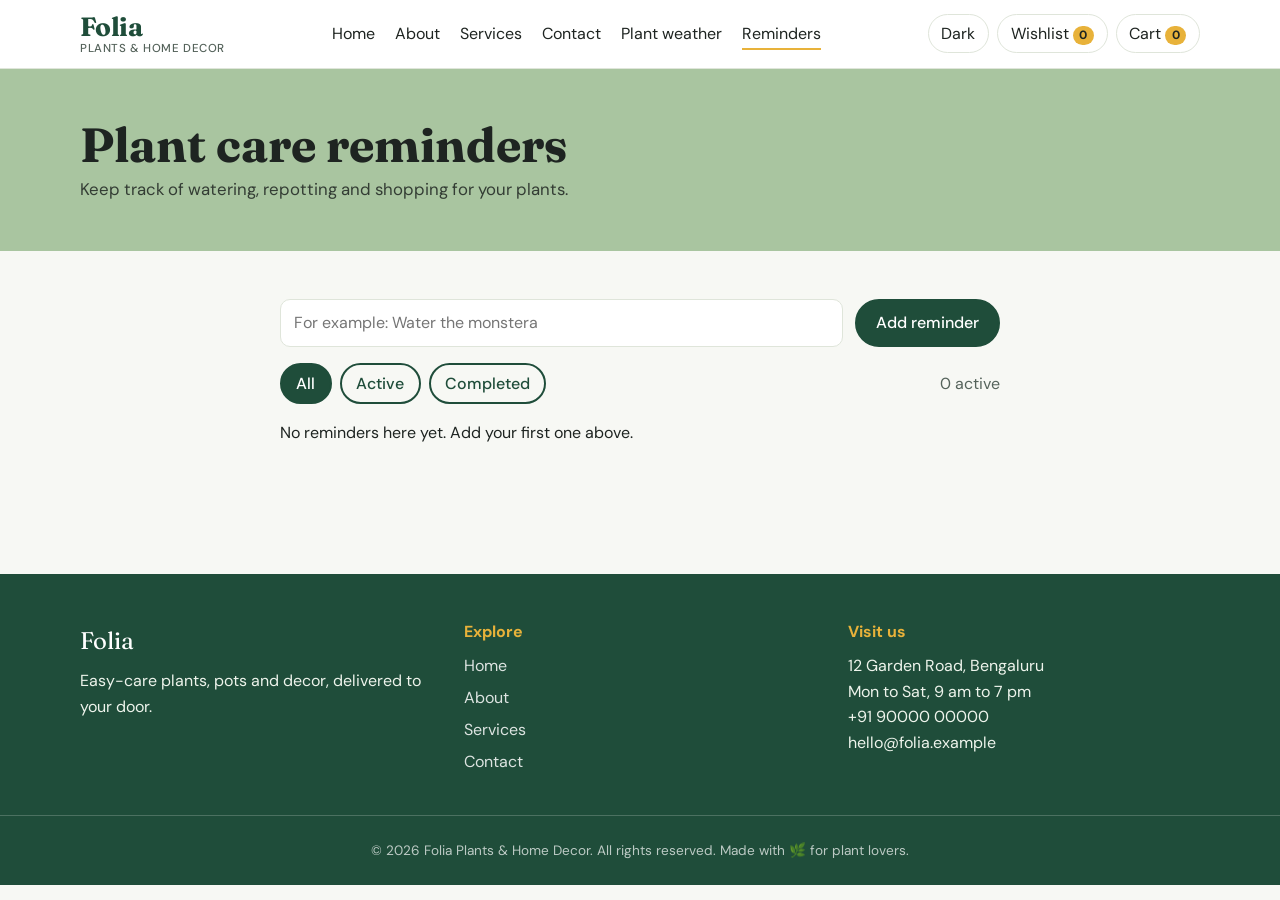
<file: todo.html>
<!DOCTYPE html>
<html lang="en">
<head>
  <meta charset="UTF-8">
  <meta name="viewport" content="width=device-width, initial-scale=1">
  <title>Plant care reminders | Folia</title>
  <meta name="description" content="Keep a simple list of watering, repotting and shopping reminders for your plants.">
  <link rel="preconnect" href="https://fonts.googleapis.com">
  <link rel="preconnect" href="https://fonts.gstatic.com" crossorigin>
  <link href="https://fonts.googleapis.com/css2?family=DM+Sans:wght@400;500;700&family=Fraunces:opsz,wght@9..144,500;9..144,700&display=swap" rel="stylesheet">
  <link rel="stylesheet" href="css/base.css">
  <link rel="stylesheet" href="css/header.css">
  <link rel="stylesheet" href="css/footer.css">
  <link rel="stylesheet" href="css/components.css">
  <link rel="stylesheet" href="css/todo.css">
  <meta name="author" content="Folia">
  <meta name="keywords" content="indoor plants, home decor, pots, planters, plant care, buy plants online">
  <meta name="theme-color" content="#1F4D3A">
  <meta property="og:type" content="website">
  <meta property="og:site_name" content="Folia">
  <meta property="og:title" content="Plant care reminders | Folia">
  <meta property="og:description" content="Keep a simple list of watering, repotting and shopping reminders for your plants.">
  <link rel="icon" href="data:image/svg+xml,%3Csvg xmlns='http://www.w3.org/2000/svg' viewBox='0 0 100 100'%3E%3Ctext y='.9em' font-size='90'%3E%F0%9F%8C%BF%3C/text%3E%3C/svg%3E">
</head>
<body>
<a class="skip-link" href="#main">Skip to content</a>
<header class="header">
  <div class="container header__inner">
    <a class="logo" href="index.html" aria-label="Folia home"><span class="logo__name">Folia</span><span class="logo__sub">Plants &amp; home decor</span></a>
    <nav class="nav" id="nav" aria-label="Main navigation"><ul class="nav__list"><li><a class="nav__link" href="index.html">Home</a></li><li><a class="nav__link" href="about.html">About</a></li><li><a class="nav__link" href="services.html">Services</a></li><li><a class="nav__link" href="contact.html">Contact</a></li><li><a class="nav__link" href="weather.html">Plant weather</a></li><li><a class="nav__link nav__link--active" href="todo.html" aria-current="page">Reminders</a></li></ul></nav>
    <div class="header__actions">
      <button class="icon-btn" id="theme-toggle" type="button" aria-label="Switch to dark mode">Dark</button>
      <button class="icon-btn" id="wishlist-btn" type="button" aria-label="Wishlist">Wishlist <span class="badge" id="wishlist-count">0</span></button>
      <button class="icon-btn" id="cart-btn" type="button" aria-label="Cart">Cart <span class="badge" id="cart-count">0</span></button>
      <button class="icon-btn nav-toggle" type="button" aria-expanded="false" aria-controls="nav">Menu</button>
    </div>
  </div>
</header>
<main id="main">
  <section class="page-hero"><div class="container"><h1>Plant care reminders</h1><p>Keep track of watering, repotting and shopping for your plants.</p></div></section>
  <section class="section container todo">
    <form id="todo-form" class="todo__form">
      <label class="sr-only" for="todo-input">New reminder</label>
      <input id="todo-input" type="text" maxlength="80" placeholder="For example: Water the monstera" required>
      <button class="btn btn--primary" type="submit">Add reminder</button>
    </form>
    <div class="todo__filters" role="group" aria-label="Filter reminders">
      <button class="btn btn--ghost is-active" type="button" data-filter="all">All</button>
      <button class="btn btn--ghost" type="button" data-filter="active">Active</button>
      <button class="btn btn--ghost" type="button" data-filter="done">Completed</button>
      <p class="todo__count" id="todo-count" aria-live="polite"></p>
    </div>
    <ul id="todo-list" class="todo__list"></ul>
    <p id="todo-empty">No reminders here yet. Add your first one above.</p>
  </section>
</main>
<footer class="footer">
  <div class="container footer__grid">
    <div><p class="footer__brand">Folia</p><p>Easy-care plants, pots and decor, delivered to your door.</p></div>
    <div><h2 class="footer__title">Explore</h2><ul class="footer__list"><li><a href="index.html">Home</a></li><li><a href="about.html">About</a></li><li><a href="services.html">Services</a></li><li><a href="contact.html">Contact</a></li></ul></div>
    <div><h2 class="footer__title">Visit us</h2><p>12 Garden Road, Bengaluru<br>Mon to Sat, 9 am to 7 pm<br>+91 90000 00000<br>hello@folia.example</p></div>
  </div>
  <p class="footer__copy">&copy; 2026 Folia Plants &amp; Home Decor. All rights reserved. Made with 🌿 for plant lovers.</p>
</footer>
<button class="back-top" id="back-top" type="button" aria-label="Back to top" hidden>&uarr;</button>
<dialog id="quick-dialog" aria-labelledby="q-title"><div class="dialog__box"><button class="dialog__close" type="button" data-close aria-label="Close">&times;</button>
  <h2 id="q-title"></h2><p id="q-desc"></p>
  <ul class="facts"><li>Price: <strong id="q-price"></strong></li><li>Light: <span id="q-light"></span></li><li>Water: <span id="q-water"></span></li></ul>
  <button class="btn btn--primary" id="q-add" type="button">Add to cart</button></div></dialog>
<dialog id="panel-dialog" aria-labelledby="panel-title"><div class="dialog__box"><button class="dialog__close" type="button" data-close aria-label="Close">&times;</button>
  <h2 id="panel-title"></h2><ul class="list" id="panel-list"></ul>
  <a class="btn btn--primary" id="panel-cta" href="contact.html#plants">Send enquiry</a></div></dialog>
<script type="module" src="js/main.js"></script>
</body>
</html>
</file>
<file: css/base.css>
/* Design tokens. Dark mode variables are ready for Task 2. */
:root{--green:#1F4D3A;--sage:#A9C5A0;--bg:#F7F8F4;--ink:#1E2421;--gold:#E8B23A;--surface:#fff;--line:#dfe5da;--muted:#55635b;--radius:14px;--serif:"Fraunces",Georgia,serif;--sans:"DM Sans",system-ui,sans-serif}
[data-theme="dark"]{--bg:#121316;--ink:#f1f3f5;--surface:#1a1c22;--line:#2c2f38;--muted:#9ba3af;--green:#52c488;--sage:#1e2d24;--gold:#f59e0b}
*,*::before,*::after{box-sizing:border-box}
body{margin:0;font-family:var(--sans);line-height:1.6;color:var(--ink);background:var(--bg)}
h1,h2,h3{font-family:var(--serif);line-height:1.2;margin:0 0 .5em}
p{margin:0 0 1em;max-width:70ch}
img{max-width:100%;display:block}
a{color:inherit}
:focus-visible{outline:3px solid var(--gold);outline-offset:2px}
.container{width:min(1120px,100% - 2rem);margin-inline:auto}
.section{padding-block:3rem}
.section__title{font-size:clamp(1.5rem,3vw,2rem);color:var(--green)}
.skip-link{position:absolute;left:-999px}.skip-link:focus{left:1rem;top:1rem;background:var(--gold);padding:.5rem 1rem;z-index:10}
@media (prefers-reduced-motion:reduce){*{transition:none!important;animation:none!important;scroll-behavior:auto!important}}
html{scroll-behavior:smooth}
[hidden]{display:none!important}
.sr-only{position:absolute;width:1px;height:1px;overflow:hidden;clip:rect(0 0 0 0)}
.text-center{text-align:center}
</file>
<file: css/header.css>
.header{background:var(--surface);border-bottom:1px solid var(--line);position:sticky;top:0;z-index:5}
.header__inner{display:flex;align-items:center;justify-content:space-between;gap:1rem;flex-wrap:wrap;padding-block:.75rem}
.logo{text-decoration:none;display:flex;flex-direction:column;line-height:1.1}
.logo__name{font-family:var(--serif);font-size:1.65rem;font-weight:700;color:var(--green);letter-spacing:-.02em}
.logo__sub{font-size:.72rem;font-weight:500;letter-spacing:.05em;text-transform:uppercase;color:var(--muted);margin-top:2px}
.nav__list{display:flex;gap:1.25rem;list-style:none;margin:0;padding:0;flex-wrap:wrap}
.nav__link{text-decoration:none;padding:.25rem 0;border-bottom:2px solid transparent}
.nav__link:hover,.nav__link--active{border-color:var(--gold)}
.header__actions{display:flex;gap:.5rem}
.icon-btn{font:inherit;background:none;border:1px solid var(--line);color:var(--ink);border-radius:999px;padding:.35rem .8rem;cursor:pointer}
.badge{display:inline-block;min-width:1.3rem;text-align:center;background:var(--gold);color:#1E2421;border-radius:999px;font-size:.75rem;font-weight:700;padding:0 .3rem}
@media (max-width:720px){.nav{order:3;width:100%}.nav__list{gap:1rem}}
.nav-toggle{display:none}
@media (max-width:720px){.nav-toggle{display:inline-block}.nav{display:none}.nav--open{display:block}.nav__list{flex-direction:column;gap:.5rem}}
</file>
<file: css/footer.css>
/* ── Footer ─────────────────────────────────────────────────── */
.footer{background:var(--green);color:#eef4ec;margin-top:4rem;padding-top:3rem}
.footer__grid{display:grid;gap:2rem;grid-template-columns:repeat(auto-fit,minmax(220px,1fr))}
.footer__brand{font-family:var(--serif);font-size:1.5rem;margin:0 0 .5rem;color:#fff}
.footer__title{font-family:var(--sans);font-size:1rem;font-weight:700;color:var(--gold);margin-bottom:.75rem}
.footer__list{list-style:none;margin:0;padding:0;display:flex;flex-direction:column;gap:.4rem}
.footer a{text-decoration:none;color:rgba(255,255,255,.85);transition:color .2s ease}
.footer a:hover{color:#fff;text-decoration:underline}
.footer__copy{text-align:center;font-size:.85rem;padding:1.5rem 1rem;margin:2.5rem 0 0;max-width:none;border-top:1px solid rgba(255,255,255,.2);color:rgba(255,255,255,.7)}

/* ── Dark Mode Footer ─────────────────────────────────────── */
[data-theme="dark"] .footer{background:#0d0e11;color:var(--ink);border-top:1px solid var(--line);margin-top:4rem}
[data-theme="dark"] .footer__brand{color:var(--green)}
[data-theme="dark"] .footer__title{color:#fff}
[data-theme="dark"] .footer a{color:var(--muted)}
[data-theme="dark"] .footer a:hover{color:var(--green)}
[data-theme="dark"] .footer__copy{border-top:1px solid var(--line);color:var(--muted)}
</file>
<file: css/components.css>
.btn{font:inherit;font-weight:500;border-radius:999px;padding:.6rem 1.2rem;border:2px solid var(--green);cursor:pointer;text-decoration:none;display:inline-block;text-align:center}
.btn--primary{background:var(--green);color:#fff}.btn--primary:hover{background:var(--gold);border-color:var(--gold);color:#1E2421}
.btn--ghost{background:transparent;color:var(--green)}.btn--ghost:hover{background:var(--sage);color:#1E2421}
.btn--icon{background:transparent;color:var(--green);padding:.6rem .8rem}
.grid{display:grid;gap:1.5rem}
.grid--2,.grid--3{grid-template-columns:repeat(auto-fit,minmax(260px,1fr))}
.tag{font-size:.8rem;background:var(--sage);color:#1E2421;border-radius:999px;padding:.15rem .65rem;font-weight:600}
[data-theme="dark"] .tag{background:rgba(82,196,136,.18);color:#52c488;border:1px solid rgba(82,196,136,.35);font-weight:600}
[data-theme="dark"] .btn--ghost{color:var(--green);border-color:var(--line)}
[data-theme="dark"] .btn--ghost:hover{background:var(--surface);border-color:var(--green);color:#fff}
.product{background:var(--surface);border:1px solid var(--line);border-radius:var(--radius);overflow:hidden;position:relative;display:flex;flex-direction:column}
.product__wish{position:absolute;top:.75rem;right:.75rem;width:2.25rem;height:2.25rem;border-radius:50%;border:1px solid var(--line);background:rgba(255,255,255,.9);backdrop-filter:blur(4px);color:var(--ink);display:grid;place-items:center;font-size:1.15rem;cursor:pointer;padding:0;z-index:2;box-shadow:0 2px 8px rgba(0,0,0,.1);transition:transform .2s ease,background .2s ease,color .2s ease}
.product__wish:hover{transform:scale(1.1);background:#fff;color:#b3261e}
.product__wish.is-on{background:var(--gold);border-color:var(--gold);color:#1E2421}
.product__media{width:100%;aspect-ratio:4/3;object-fit:cover;display:block}
.product__body{padding:1rem;display:flex;flex-direction:column;flex:1}.product__cat{font-size:.85rem;color:var(--muted);margin:0}
.product__name{font-size:1.25rem;margin:.1rem 0 .5rem}
.product__meta{display:flex;justify-content:space-between;align-items:center;margin-bottom:.75rem}
.product__price{font-weight:700;font-size:1.15rem}
.product__actions{display:grid;grid-template-columns:1fr 1fr;gap:.5rem;margin-top:auto}.product__actions .btn{padding:.5rem .4rem;font-size:.88rem;width:100%;text-align:center}
.panel{background:var(--surface);border:1px solid var(--line);border-radius:var(--radius);padding:1.5rem}
.page-hero{background:var(--sage);color:#1E2421;padding-block:3rem}.page-hero h1{font-size:clamp(2rem,5vw,3rem);margin-bottom:.35rem;line-height:1.15;color:#1E2421}.page-hero p{margin:0;font-size:1.05rem;line-height:1.5;color:rgba(30,36,33,.85)}
[data-theme="dark"] .page-hero{background:#16181e;border-bottom:1px solid var(--line);color:var(--ink)}
[data-theme="dark"] .page-hero h1{color:#fff}
[data-theme="dark"] .page-hero p{color:var(--muted)}
.band{background:var(--green);color:#eef4ec;padding-block:2rem}
[data-theme="dark"] .band{background:#16181e;border-block:1px solid var(--line)}
.stats{list-style:none;margin:0;padding:0;display:grid;gap:1rem;grid-template-columns:repeat(auto-fit,minmax(180px,1fr));text-align:center}
.stats__num{display:block;font-family:var(--serif);font-size:2.25rem;font-weight:700;color:var(--gold)}
/* Slider */
.slider{position:relative;margin-block:1rem 2rem}
.slider__viewport{overflow:hidden;border-radius:var(--radius)}
.slider__track{display:flex;transition:transform .5s ease}
.slide{flex:0 0 100%;min-height:130px;padding:1.25rem 3.5rem;background:linear-gradient(120deg,var(--tint),#0d2a1e);color:#fff;display:flex;flex-direction:column;justify-content:center}
[data-theme="dark"] .slide{background:linear-gradient(135deg,#1c1f26 0%,#14161b 100%)!important;border:1px solid var(--line)}
[data-theme="dark"] .slide h2{color:#fff}
[data-theme="dark"] .slide p{color:var(--muted)}
.slide h2{font-size:clamp(1.2rem,2.5vw,1.6rem);margin-bottom:.2rem}.slide p{margin:0;font-size:.95rem}
.slider__btn{position:absolute;top:50%;transform:translateY(-50%);width:2.2rem;height:2.2rem;border-radius:50%;border:0;background:var(--gold);color:#1E2421;font-size:1.2rem;cursor:pointer}
.slider__btn--prev{left:.5rem}.slider__btn--next{right:.5rem}
.slider__dots{display:flex;justify-content:center;gap:.45rem;margin-top:.6rem}
.slider__dots button{width:.75rem;height:.75rem;border-radius:50%;border:2px solid var(--green);background:transparent;padding:0;cursor:pointer}
.slider__dots .is-active{background:var(--green)}
[data-theme="dark"] .product{background:var(--surface);border-color:var(--line)}
[data-theme="dark"] .product__name{color:#fff}
[data-theme="dark"] .product__wish{background:rgba(26,28,34,.85);border-color:var(--line);color:var(--ink)}
[data-theme="dark"] .panel{background:var(--surface);border-color:var(--line)}
/* Dialogs */
dialog{border:0;border-radius:var(--radius);padding:0;width:min(460px,92vw);background:var(--surface);color:var(--ink)}
dialog::backdrop{background:rgba(0,0,0,.55)}
.dialog__box{padding:1.5rem;position:relative}
.dialog__close{position:absolute;top:.4rem;right:.75rem;background:none;border:0;font-size:1.7rem;color:var(--ink);cursor:pointer}
.facts{padding-left:1.1rem}
.list{list-style:none;padding:0;margin:0 0 1rem}
.list li{display:flex;justify-content:space-between;align-items:center;gap:.5rem;padding:.5rem 0;border-bottom:1px solid var(--line)}
/* Misc */
.back-top{position:fixed;right:1rem;bottom:1rem;width:2.8rem;height:2.8rem;border-radius:50%;border:0;background:var(--green);color:#fff;font-size:1.3rem;cursor:pointer;z-index:4}
.btn--icon.is-on{background:var(--gold);border-color:var(--gold);color:#1E2421}
.btn.is-active{background:var(--green);color:#fff}
.field input[aria-invalid="true"]{border-color:#b3261e}
.form__status{color:var(--green);font-weight:700;margin:0}
[data-theme="dark"] .btn--primary,[data-theme="dark"] .btn.is-active,[data-theme="dark"] .back-top{color:#121a16}
[data-theme="dark"] .footer,[data-theme="dark"] .band{background:#0c1410}
[data-theme="dark"] .slider__dots .is-active{background:var(--sage)}
[data-theme="dark"] .product__wish{background:rgba(26,37,32,.85);border-color:var(--line);color:var(--ink)}
[data-theme="dark"] .product__wish.is-on{background:var(--gold);color:#121a16}
</file>
<file: css/home.css>
/* ── First Viewport (Hero + Promotions Slider ONLY) ────────── */
.hero-viewport{min-height:calc(100vh - 65px);display:flex;flex-direction:column;justify-content:space-between;box-sizing:border-box;padding-bottom:1.5rem}
.hero{padding-block:3.25rem 2.25rem;background:linear-gradient(180deg,var(--bg) 0%,var(--surface) 100%)}
.hero__inner{display:grid;gap:3rem;align-items:center;grid-template-columns:1fr}
.hero__text{display:flex;flex-direction:column;align-items:flex-start}
.hero__badge{display:inline-flex;align-items:center;gap:.4rem;font-size:.82rem;font-weight:600;letter-spacing:.06em;text-transform:uppercase;color:#1E2421;background:var(--sage);padding:.35rem .85rem;border-radius:999px;margin-bottom:1.1rem}
.hero__title{font-size:clamp(2.4rem,4.5vw,3.6rem);color:var(--green);line-height:1.12;letter-spacing:-.02em;margin:0 0 1rem}
.hero__sub{font-size:1.1rem;line-height:1.6;color:var(--muted);max-width:44ch;margin:0 0 1.75rem}
.hero__cta{display:flex;gap:1rem;align-items:center;flex-wrap:wrap}
.hero__art{width:100%;height:auto;aspect-ratio:4/3;max-height:330px;object-fit:cover;border-radius:var(--radius);display:block;box-shadow:0 12px 32px rgba(0,0,0,.08)}

/* ── Section Headers ──────────────────────────────────────── */
.section__header{margin-bottom:2.25rem}
.section__header .section__title{font-size:clamp(1.75rem,3vw,2.4rem);margin-bottom:.4rem;color:var(--green)}
.section__sub{font-size:1rem;color:var(--muted);max-width:55ch;margin:0 auto;line-height:1.55}

/* ── Category Section (Next Viewport) ─────────────────────── */
.home-categories{padding-block:5rem 3.5rem;border-top:1px solid var(--line)}
.cats{display:grid;gap:1.25rem;grid-template-columns:repeat(auto-fit,minmax(220px,1fr))}
.cat-card{background:var(--surface);border:1px solid var(--line);border-radius:var(--radius);padding:1.75rem 1.25rem;text-align:center;text-decoration:none;display:flex;flex-direction:column;align-items:center;gap:.5rem;transition:transform .25s ease,box-shadow .25s ease,border-color .25s ease}
.cat-card:hover{transform:translateY(-4px);box-shadow:0 10px 28px rgba(0,0,0,.07);border-color:var(--green)}
.cat-card__icon{font-size:2.4rem;line-height:1;margin-bottom:.25rem}
.cat-card__title{font-family:var(--serif);font-size:1.25rem;color:var(--green);margin:0}
.cat-card__link{font-size:.85rem;font-weight:600;color:var(--muted);transition:color .2s ease}
.cat-card:hover .cat-card__link{color:var(--green)}

/* ── Gallery ──────────────────────────────────────────────── */
.gallery{display:grid;gap:1rem;grid-template-columns:repeat(2,1fr)}
.gallery__item{margin:0;aspect-ratio:1;border-radius:var(--radius);overflow:hidden;background:var(--surface);box-shadow:0 4px 16px rgba(0,0,0,.05)}
.gallery__item img{width:100%;height:100%;object-fit:cover;display:block;transition:transform .4s ease}
.gallery__item:hover img{transform:scale(1.06)}

@media (min-width:768px){
  .hero__inner{grid-template-columns:1.15fr 1fr;gap:3rem}
  .gallery{grid-template-columns:repeat(3,1fr);gap:1.25rem}
}

/* ── Dark Mode ────────────────────────────────────────────── */
[data-theme="dark"] .hero{background:transparent}
[data-theme="dark"] .hero__badge{background:var(--sage);color:var(--green);border:1px solid var(--line)}
[data-theme="dark"] .hero__title{color:#fff}
[data-theme="dark"] .home-categories{background:#16181e;border-block:1px solid var(--line)}
[data-theme="dark"] #shop{border-top:1px solid var(--line)}
[data-theme="dark"] .cat-card{background:var(--surface);border-color:var(--line)}
[data-theme="dark"] .cat-card:hover{border-color:var(--green);background:#20242c}
[data-theme="dark"] .cat-card__title{color:#fff}
[data-theme="dark"] .cat-card__link{color:var(--muted)}
[data-theme="dark"] .cat-card:hover .cat-card__link{color:var(--green)}
[data-theme="dark"] .gallery__item{background:var(--surface)}
</file>
<file: css/about.css>
.about-split-section{padding-block:2.5rem 3.5rem}
.split{display:grid;gap:3rem;align-items:center}
.split__media{width:100%;max-width:500px;aspect-ratio:4/3;height:auto;object-fit:cover;border-radius:var(--radius);display:block;box-shadow:0 8px 24px rgba(0,0,0,.08)}
.split h2{font-size:clamp(1.6rem,2.8vw,2.1rem);margin-bottom:.6rem;color:var(--green)}
.split p{font-size:1rem;line-height:1.65;margin-bottom:1rem;color:var(--ink)}
.split p:last-child{margin-bottom:0}

@media (min-width:768px){
  .split{grid-template-columns:1fr 1fr;gap:3.5rem}
}

/* ── About Page (Viewport 2: Values & Team) ────────────────── */
.about-values-section{padding-block:4rem 2rem;border-top:1px solid var(--line)}
.about-values-section .section__title{margin-bottom:1.5rem}

.about-team-section{padding-block:2rem 4.5rem}
.about-team-section .section__title{margin-bottom:1.5rem}

.person{text-align:center;background:var(--surface);border:1px solid var(--line);border-radius:var(--radius);padding:2rem 1.5rem;transition:transform .3s ease,box-shadow .3s ease}
.person:hover{transform:translateY(-4px);box-shadow:0 10px 24px rgba(0,0,0,.06)}
.person__photo{width:140px;height:140px;aspect-ratio:1;border-radius:50%;object-fit:cover;margin:0 auto 1.25rem;display:block;border:3px solid var(--sage);box-shadow:0 4px 14px rgba(0,0,0,.08)}
.person h3{font-size:1.25rem;margin:0 0 .25rem}.person p{margin:0 auto;color:var(--muted);font-size:.92rem}
</file>
<file: css/contact.css>
/* ── Contact Page ─────────────────────────────────────────── */
.contact-section{padding-block:1.5rem 2rem}
.contact{display:grid;gap:2rem;align-items:start}

.form{display:grid;gap:.75rem}
.form-row{display:grid;grid-template-columns:1fr 1fr;gap:.75rem}
@media (max-width:540px){.form-row{grid-template-columns:1fr}}

.field{display:flex;flex-direction:column}
.field label{display:block;font-weight:600;font-size:.86rem;margin-bottom:.2rem;color:var(--ink)}
.field input,.field textarea,.field select{width:100%;font:inherit;font-size:.9rem;padding:.48rem .75rem;border:1px solid var(--line);border-radius:10px;background:var(--surface);color:var(--ink);transition:border-color .2s,box-shadow .2s}
.field select{padding-right:2rem;background:var(--surface) url("data:image/svg+xml,%3Csvg xmlns='http://www.w3.org/2000/svg' width='12' height='12' viewBox='0 0 24 24' fill='none' stroke='%2355635b' stroke-width='2' stroke-linecap='round' stroke-linejoin='round'%3E%3Cpolyline points='6 9 12 15 18 9'%3E%3C/polyline%3E%3C/svg%3E") no-repeat right .75rem center;appearance:none;-webkit-appearance:none;cursor:pointer}
.field input:focus,.field textarea:focus,.field select:focus{outline:none;border-color:var(--green);box-shadow:0 0 0 3px rgba(31,77,58,.15)}
.field textarea{resize:vertical;min-height:54px}
.field__error{color:#b3261e;font-size:.8rem;margin:.15rem 0 0;line-height:1.2}
.field__error:empty{display:none}

.form__status{margin:.5rem 0 0;font-size:.9rem;font-weight:600;color:var(--green)}

.contact__info{display:flex;flex-direction:column;gap:.4rem}
.contact__info h2{font-family:var(--serif);font-size:1.35rem;margin:0 0 .2rem;color:var(--green)}
.contact__meta{font-size:.9rem;line-height:1.45;color:var(--muted);margin:0 0 .4rem}
.map{width:100%;height:230px;border:0;border-radius:var(--radius);box-shadow:0 4px 16px rgba(0,0,0,.06)}

@media (min-width:860px){
  .contact{grid-template-columns:1.2fr .8fr;gap:2.5rem}
}

/* ── Dark Mode ────────────────────────────────────────────── */
[data-theme="dark"] .field select{background-color:var(--surface);color:var(--ink);border-color:var(--line);background-image:url("data:image/svg+xml,%3Csvg xmlns='http://www.w3.org/2000/svg' width='12' height='12' viewBox='0 0 24 24' fill='none' stroke='%23a4b5aa' stroke-width='2' stroke-linecap='round' stroke-linejoin='round'%3E%3Cpolyline points='6 9 12 15 18 9'%3E%3C/polyline%3E%3C/svg%3E")}
</file>
<file: css/services.css>
.steps{counter-reset:s;list-style:none;margin:0;padding:0;display:grid;gap:1rem;grid-template-columns:repeat(auto-fit,minmax(220px,1fr))}
.steps li{counter-increment:s;background:var(--surface);border:1px solid var(--line);border-radius:var(--radius);padding:1.25rem}
.steps li::before{content:counter(s);display:grid;place-items:center;width:2rem;height:2rem;border-radius:50%;background:var(--gold);color:#1E2421;font-weight:700;margin-bottom:.5rem}
</file>
<file: css/todo.css>
.todo{max-width:720px}
.todo__form{display:flex;gap:.75rem;flex-wrap:wrap;margin-bottom:1rem}
.todo__form input{flex:1 1 240px;font:inherit;padding:.65rem .8rem;border:1px solid var(--line);border-radius:10px;background:var(--surface);color:var(--ink)}
.todo__filters{display:flex;gap:.5rem;align-items:center;flex-wrap:wrap;margin-bottom:1rem}
.todo__filters .btn{padding:.35rem .9rem}.todo__count{margin:0 0 0 auto;color:var(--muted)}
.todo__list{list-style:none;margin:0;padding:0}
.todo__item{display:flex;align-items:center;gap:.6rem;padding:.7rem 0;border-bottom:1px solid var(--line)}
.todo__item span{flex:1}.todo__item .btn{padding:.25rem .8rem;font-size:.85rem}
.todo__item.is-done span{text-decoration:line-through;color:var(--muted)}
</file>
